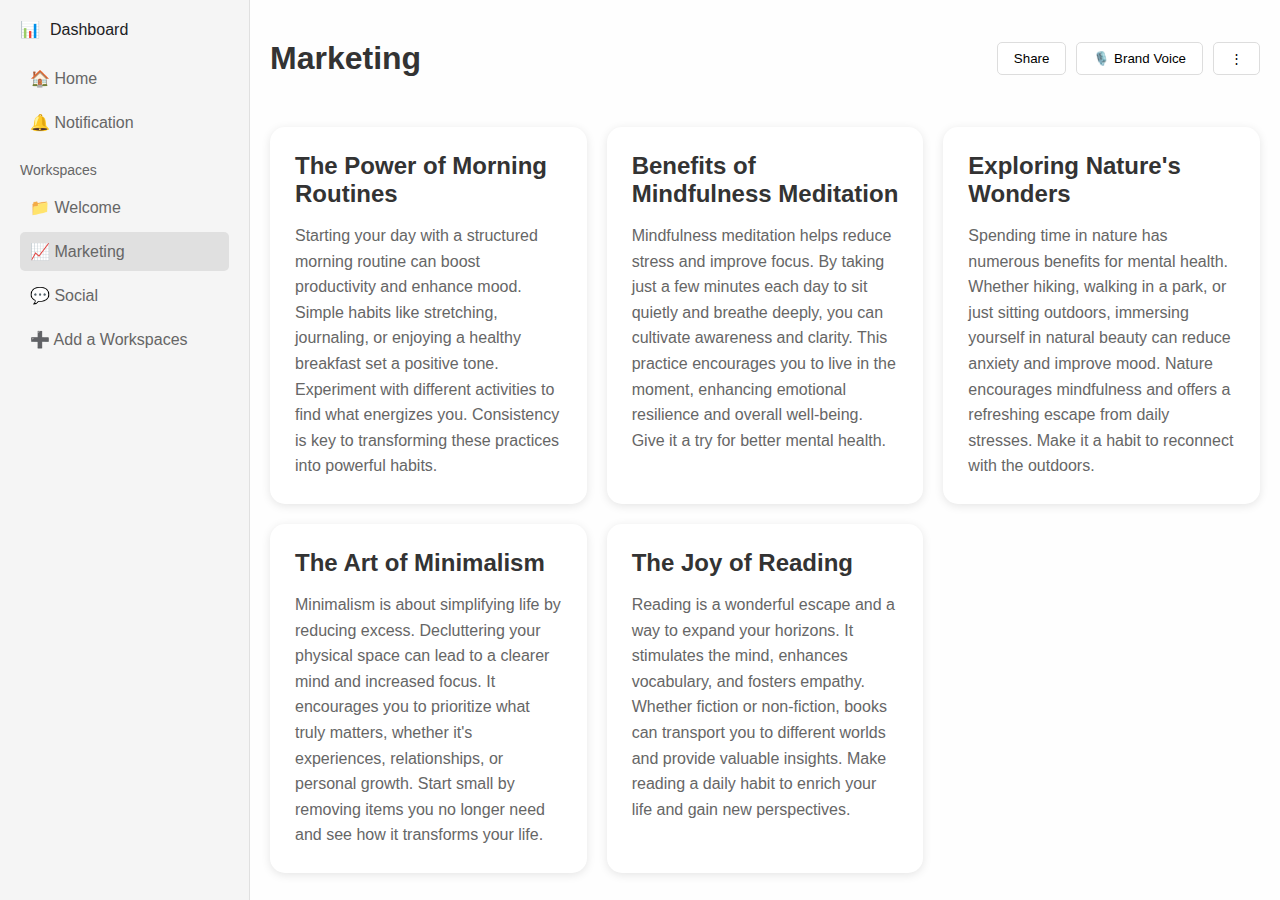
<file: projects/index.html>
<!DOCTYPE html>
<html lang="en">

<head>
    <meta charset="UTF-8">
    <meta name="viewport" content="width=device-width, initial-scale=1.0">
    <title>Responsive Marketing Dashboard</title>
    <link rel="stylesheet" href="style.css">

</head>

<body>
    <aside class="sidebar">
        <div class="logo">
            <span>📊</span>
            <span>Dashboard</span>
        </div>

        <nav>
            <a href="#" class="nav-item">🏠 Home</a>
            <a href="#" class="nav-item">🔔 Notification</a>
        </nav>

        <div class="workspaces">
            <div class="workspaces-title">Workspaces</div>
            <a href="#" class="nav-item">📁 Welcome</a>
            <a href="#" class="nav-item active">📈 Marketing</a>
            <a href="#" class="nav-item">💬 Social</a>
            <a href="#" class="add-workspace">➕ Add a Workspaces</a>
        </div>
    </aside>

    <main class="main-content">
        <header class="header">
            <h1>Marketing</h1>
            <div class="header-actions">
                <button class="btn">Share</button>
                <button class="btn">🎙️ Brand Voice</button>
                <button class="btn">⋮</button>
            </div>
        </header>

        <div class="card-grid">
            <div class="card">
                <h2>The Power of Morning Routines</h2>
                <p>Starting your day with a structured morning routine can boost productivity and enhance mood. Simple
                    habits like stretching, journaling, or enjoying a healthy breakfast set a positive tone. Experiment
                    with different activities to find what energizes you. Consistency is key to transforming these
                    practices into powerful habits.</p>
            </div>

            <div class="card">
                <h2>Benefits of Mindfulness Meditation</h2>
                <p>Mindfulness meditation helps reduce stress and improve focus. By taking just a few minutes each day
                    to sit quietly and breathe deeply, you can cultivate awareness and clarity. This practice encourages
                    you to live in the moment, enhancing emotional resilience and overall well-being. Give it a try for
                    better mental health.</p>
            </div>

            <div class="card">
                <h2>Exploring Nature's Wonders</h2>
                <p>Spending time in nature has numerous benefits for mental health. Whether hiking, walking in a park,
                    or just sitting outdoors, immersing yourself in natural beauty can reduce anxiety and improve mood.
                    Nature encourages mindfulness and offers a refreshing escape from daily stresses. Make it a habit to
                    reconnect with the outdoors.</p>
            </div>

            <div class="card">
                <h2>The Art of Minimalism</h2>
                <p>Minimalism is about simplifying life by reducing excess. Decluttering your physical space can lead to
                    a clearer mind and increased focus. It encourages you to prioritize what truly matters, whether it's
                    experiences, relationships, or personal growth. Start small by removing items you no longer need and
                    see how it transforms your life.</p>
            </div>

            <div class="card">
                <h2>The Joy of Reading</h2>
                <p>Reading is a wonderful escape and a way to expand your horizons. It stimulates the mind, enhances
                    vocabulary, and fosters empathy. Whether fiction or non-fiction, books can transport you to
                    different worlds and provide valuable insights. Make reading a daily habit to enrich your life and
                    gain new perspectives.</p>
            </div>
        </div>
    </main>
</body>

</html>
</file>
<file: projects/style.css>
* {
    margin: 0;
    padding: 0;
    box-sizing: border-box;
    font-family: -apple-system, BlinkMacSystemFont, 'Segoe UI', Roboto, Oxygen, Ubuntu, Cantarell, sans-serif;
}

:root {
    color-scheme: light dark;
}

body {
    display: flex;
    flex-direction: column;
    background-color: light-dark(#fefefe, #0000);
    color: light-dark(#21211f, #eee);
    min-height: 100vh;
}

.sidebar {
    width: 100%;
    background-color: #f5f5f5;
    border-bottom: 1px solid #e0e0e0;
    padding: 20px;
}

.logo {
    display: flex;
    align-items: center;
    gap: 10px;
    margin-bottom: 20px;
}

.nav-item {
    display: flex;
    align-items: center;
    gap: 10px;
    padding: 10px;
    margin-bottom: 5px;
    color: #666;
    text-decoration: none;
    border-radius: 5px;
}

.nav-item.active {
    background-color: #e0e0e0;
}

.workspaces {
    margin-top: 20px;
}

.workspaces-title {
    font-size: 14px;
    color: #666;
    margin-bottom: 10px;
}

.main-content {
    flex: 1;
    padding: 20px;
}

.header {
    display: flex;
    flex-direction: column;
    gap: 20px;
    padding: 20px 0;
    margin-bottom: 30px;
}

.header h1 {
    color: #333;
}

.header-actions {
    display: flex;
    gap: 10px;
    flex-wrap: wrap;
}

.btn {
    padding: 8px 16px;
    border-radius: 5px;
    border: 1px solid #ddd;
    background-color: #fff;
    cursor: pointer;
}

.card-grid {
    display: grid;
    grid-template-columns: 1fr;
    gap: 20px;
}

.card {
    background-color: white;
    border-radius: 15px;
    padding: 25px;
    box-shadow: 0 2px 10px rgba(0, 0, 0, 0.1);
}

.card h2 {
    color: #333;
    margin-bottom: 15px;
    font-size: 1.5rem;
}

.card p {
    color: #666;
    line-height: 1.6;
}

.add-workspace {
    display: flex;
    align-items: center;
    gap: 10px;
    padding: 10px;
    color: #666;
    text-decoration: none;
    cursor: pointer;
}

@media (min-width: 768px) {
    body {
        flex-direction: row;
    }

    .sidebar {
        width: 250px;
        height: 100vh;
        border-right: 1px solid #e0e0e0;
        border-bottom: none;
    }

    .header {
        flex-direction: row;
        justify-content: space-between;
        align-items: center;
    }

    .card-grid {
        grid-template-columns: repeat(auto-fill, minmax(300px, 1fr));
    }
}


@media(prefers-color-scheme:dark) {
    body {
        background-color: #000;
        color: #eee;
    }

    main.sidebar {
        border-right: none;
        background-color: #2b2d39;
    }

    .card-grid .card {
        background-color: #2b2d39;
        color: #fefefe;
    }
}
</file>
